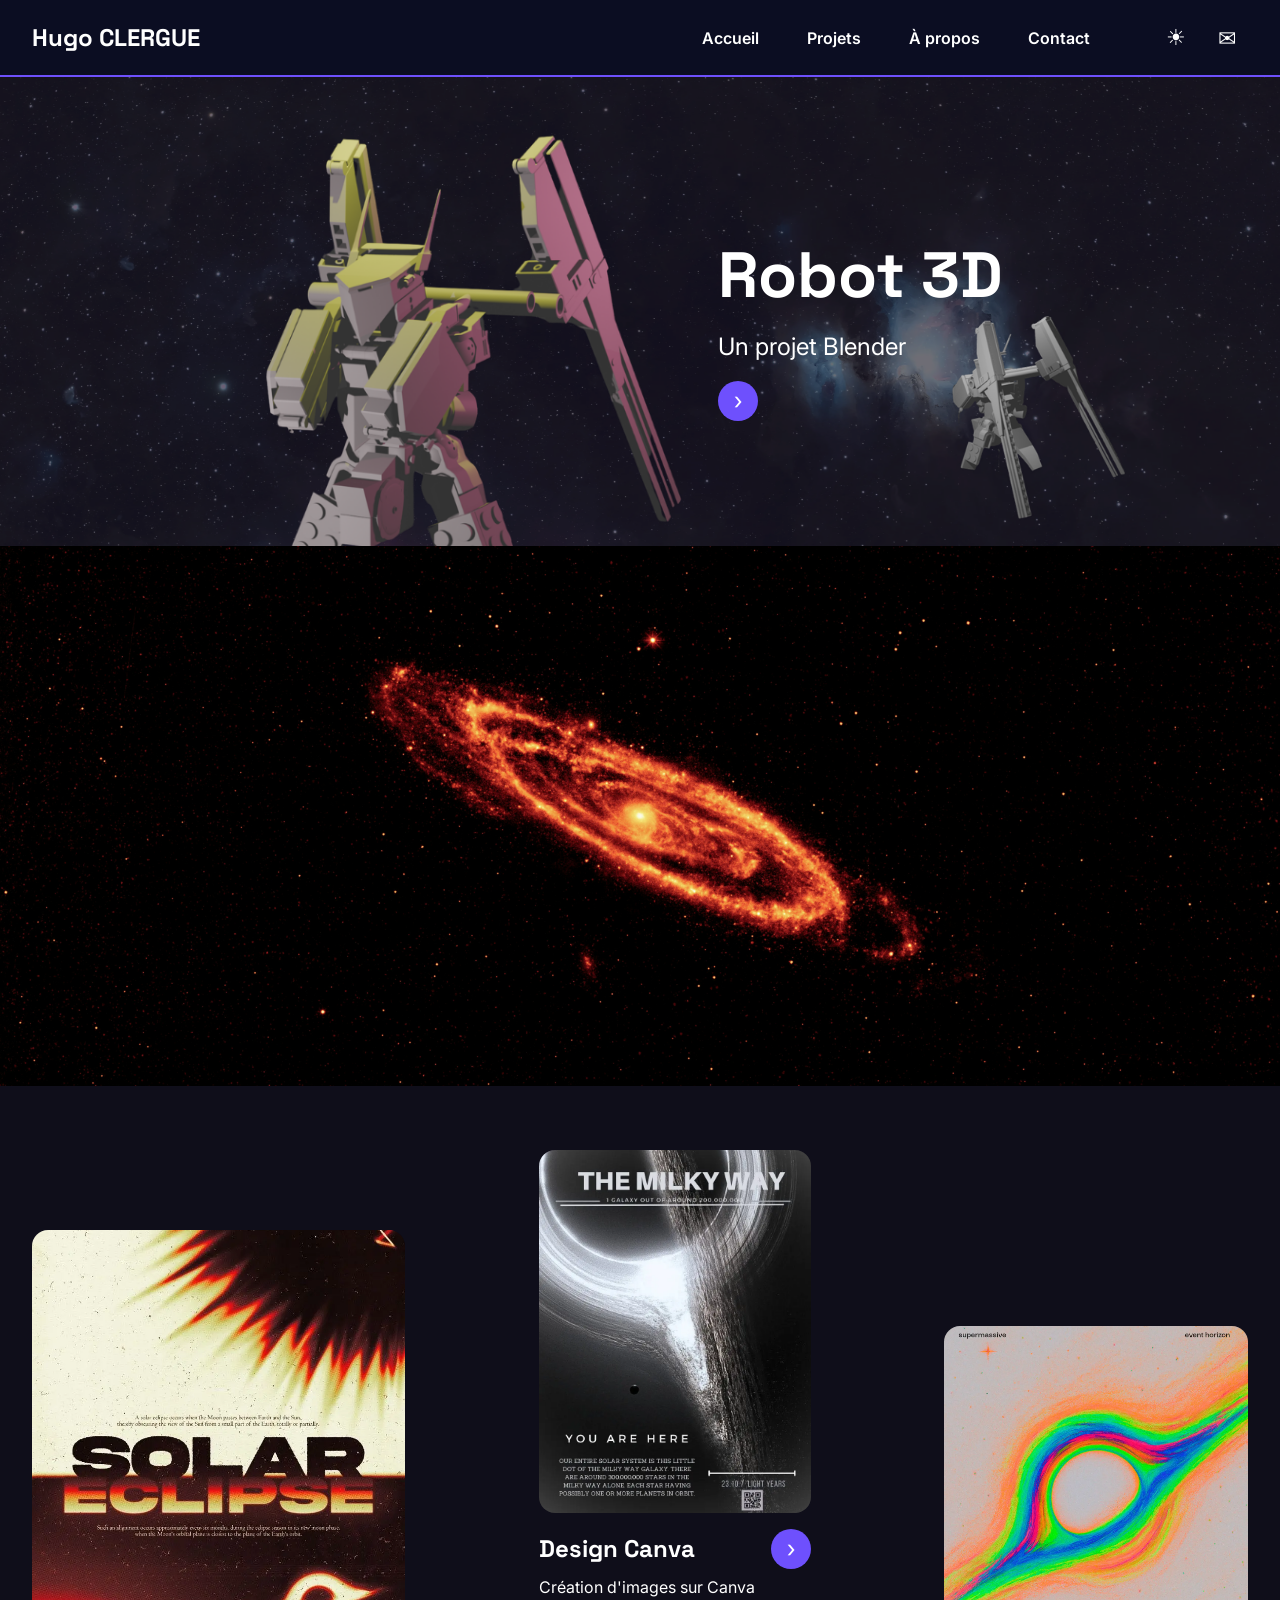
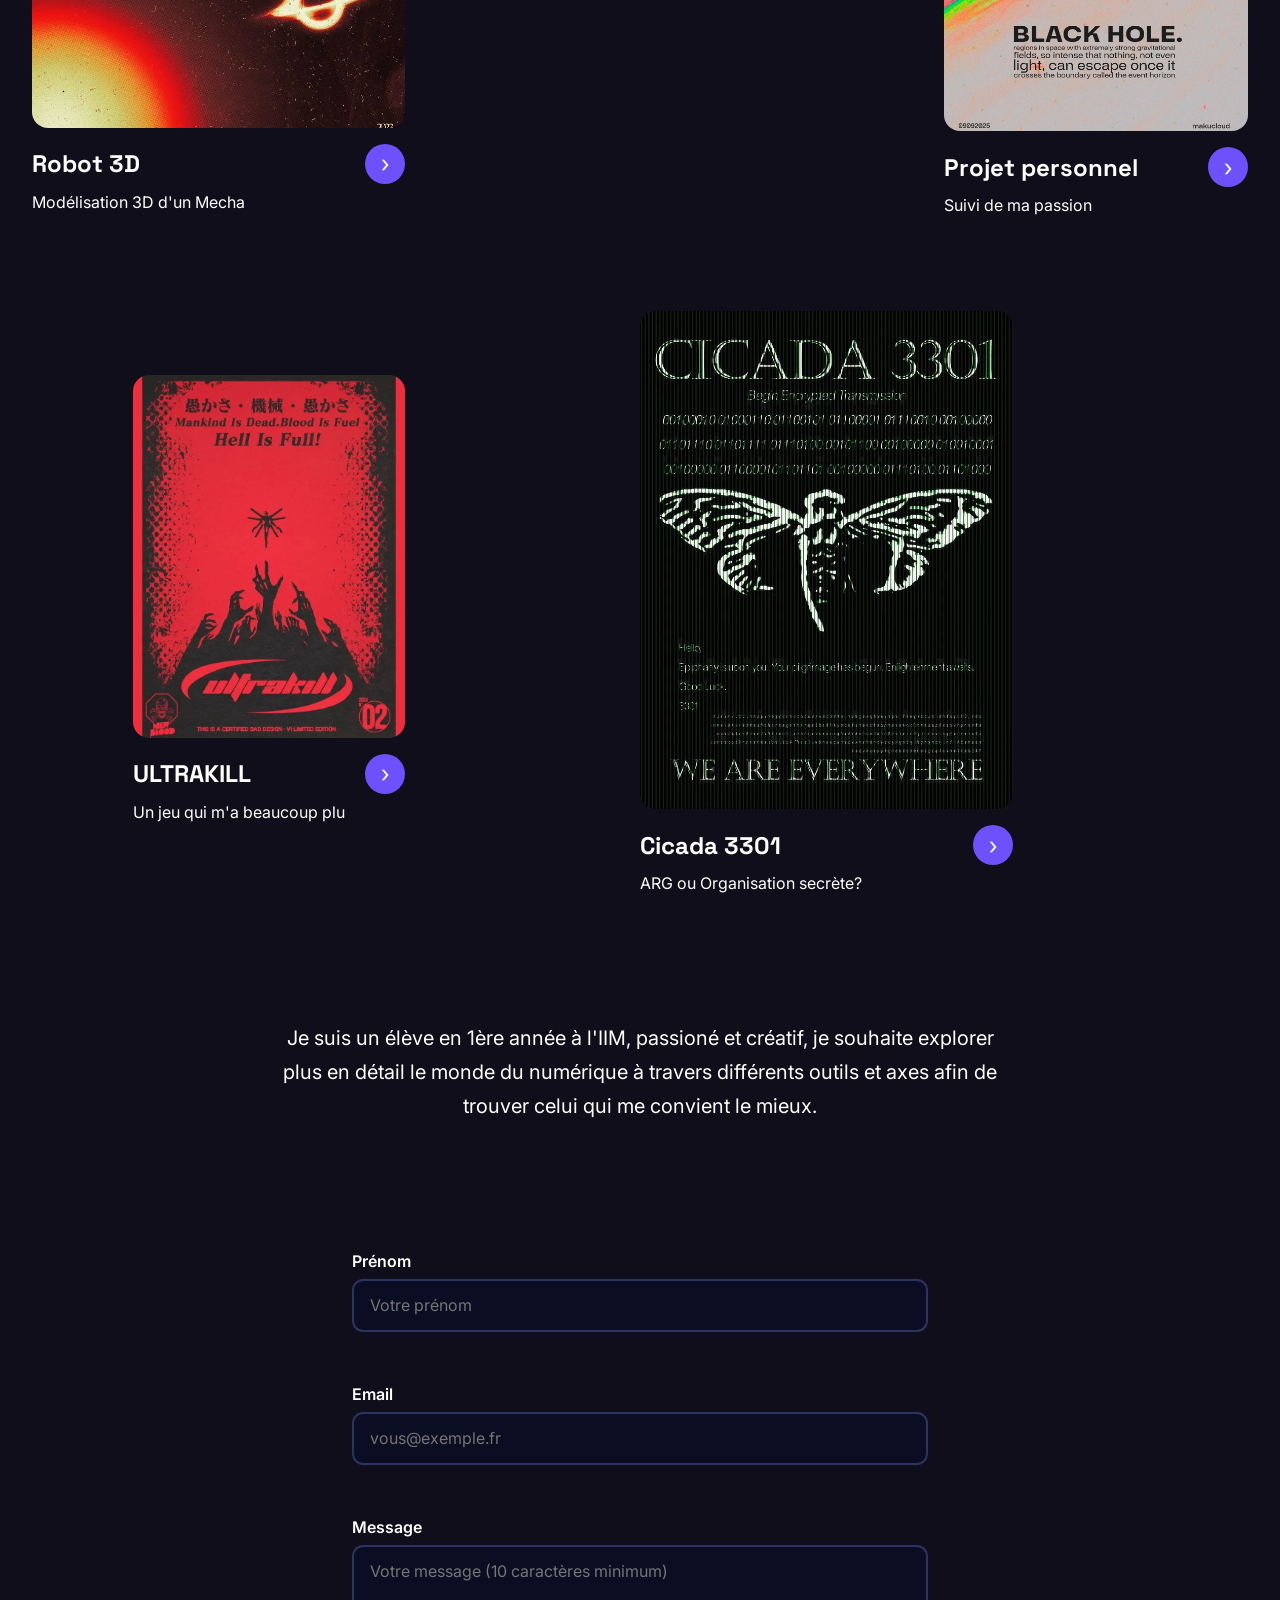
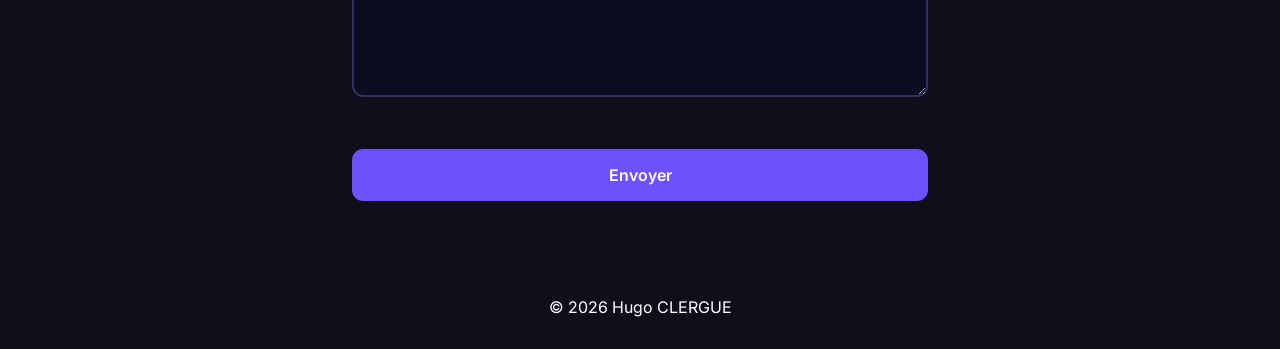
<file: index.html>
<!DOCTYPE html>
<html lang="fr">

<head>
    <meta charset="UTF-8">
    <meta name="viewport" content="width=device-width, initial-scale=1.0">

    <!-- Polices Google Fonts : Space Grotesk (titres) et Inter (textes). Ca permet un style sobre et moderne facilement.
         Les deux "preconnect" préparent la connexion pour charger plus vite. -->
    <link rel="preconnect" href="https://fonts.googleapis.com">
    <link rel="preconnect" href="https://fonts.gstatic.com" crossorigin>
    <link href="https://fonts.googleapis.com/css2?family=Inter:wght@400;600&family=Space+Grotesk:wght@500;700&display=swap" rel="stylesheet">

    <!-- Mon fichier de style (après les polices pour pouvoir les utiliser) -->
    <link rel="stylesheet" href="style.css">
    <title>Hugo CLERGUE - Portfolio</title>
</head>

<body>
    <!-- Tout votre HTML doit se trouver après cette ligne -->

    <!-- Barre de navigation : nom à gauche, liens au centre, icônes à droite -->   
    <nav class="navbar">
       <!-- Mon nom : lien qui ramène tout en haut de la page -->
       <a href="#accueil" class="logo">Hugo CLERGUE</a>

        <!-- Menu rapide : tous les liens partagent la classe "nav-link" -->
        <div class="nav-links">
            <a href="#accueil" class="nav-link">Accueil</a>
            <a href="#projets" class="nav-link">Projets</a>
            <a href="#a-propos" class="nav-link">À propos</a>
            <a href="#contact" class="nav-link">Contact</a>
        </div>

        <!-- Icônes à droite -->
        <div class="nav-icons">
            <!-- Bouton clair/sombre : le JavaScript le retrouvera grâce à son id -->
            <button class="icon-button" id="theme-toggle" aria-label="Changer de thème">☀</button>
            <!-- Lien vers le formulaire de contact -->
            <a href="#contact" class="icon-button" aria-label="Contact">✉</a>
        </div>
    </nav>

    <!-- Bandeau d'accueil (robot + titre + bouton) -->
        <!-- Bandeau d'accueil : image à gauche, texte à droite -->
    <header id="accueil" class="hero">
        <!-- Partie haute : robot à gauche, texte à droite. Le bas du robot sera coupé par la bannière hero -->
        <div class="hero-haut">
            <img src="images/Mecha/Mecha.png" alt="Maquette 3D de robot" class="hero-robot">
                        <!-- Petit robot décoratif -->
            <img src="images/Mecha/petit robot deco.png" alt="" class="hero-deco">

            <div class="hero-texte">
                <h1>Robot 3D</h1>
                <p>Un projet Blender</p>
                <a href="robot.html" class="round-button" aria-label="Voir le projet robot">›</a>
            </div>
        </div>

        <!-- Grande bannière en dessous -->
        <img src="images/Hero bannieres/banner 3.jpg" alt="" class="hero-banniere">
    </header>

    <main>
        <section id="projets">
            <h2 class="titre-cache">Projets</h2>

            <!-- Conteneur des cartes : le CSS les range en grille -->
            <div class="cards">

                <!-- Une carte = un article. Toute la carte est un lien vers la page du projet -->
                <article class="card">
                    <a href="robot.html" class="card-lien">
                        <!-- Le div autour de l'image sert à la rogner quand elle grossit au survol -->
                        <div class="card-image">
                            <img src="images/Cartes/card 1.webp" alt="Aperçu du projet robot">
                        </div>
                        <div class="card-info">
                            <h3>Robot 3D</h3>
                            <!-- span et non <a> : on ne peut pas mettre un lien dans un lien (j'ai essayé) -->
                            <span class="round-button">›</span>
                        </div>
                        <p>Modélisation 3D d'un Mecha</p>
                    </a>
                </article>

                <article class="card">
                    <a href="canva.html" class="card-lien">
                        <div class="card-image">
                            <img src="images/Cartes/card 2.webp" alt="Aperçu du projet Canva">
                        </div>
                        <div class="card-info">
                            <h3>Design Canva</h3>
                            <span class="round-button">›</span>
                        </div>
                        <p>Création d'images sur Canva</p>
                    </a>
                </article>

                <article class="card">
                    <a href="pc.html" class="card-lien">
                        <div class="card-image">
                            <img src="images/Cartes/card 3.webp" alt="Aperçu du projet personnel">
                        </div>
                        <div class="card-info">
                            <h3>Projet personnel</h3>
                            <span class="round-button">›</span>
                        </div>
                        <p>Suivi de ma passion</p>
                    </a>
                </article>

                <article class="card">
                    <a href="ultrakill.html" class="card-lien">
                        <div class="card-image">
                            <img src="images/Cartes/card 4.webp" alt="Aperçu du projet 4">
                        </div>
                        <div class="card-info">
                            <h3>ULTRAKILL</h3>
                            <span class="round-button">›</span>
                        </div>
                        <p>Un jeu qui m'a beaucoup plu</p>
                    </a>
                </article>

                <article class="card">
                    <a href="cicada.html" class="card-lien">
                        <div class="card-image">
                            <img src="images/Cartes/card 5.webp" alt="Aperçu du projet 5">
                        </div>
                        <div class="card-info">
                            <h3>Cicada 3301</h3>
                            <span class="round-button">›</span>
                        </div>
                        <p>ARG ou Organisation secrète?</p>
                    </a>
                </article>

            </div>
        </section>
    
            <!-- Section À propos (titre invisible) -->
        <section id="a-propos">
            <h2 class="titre-cache">À propos</h2>
            <p class="a-propos-texte">
                Je suis un élève en 1ère année à l'IIM, passioné et créatif, je souhaite explorer plus en détail le monde du numérique à travers différents outils et axes afin de trouver celui qui me convient le mieux.
            </p>
        </section>

        <!-- Section Contact : formulaire -->
        <section id="contact">
            <h2 class="titre-cache">Contact</h2>

            <!-- novalidate : désactive les bulles d'erreur du navigateur, car c'est notre JavaScript qui vérifiera -->
            <form id="formulaire-contact" class="formulaire" novalidate>

                <!-- Un champ = un label + un input + un espace pour le message d'erreur -->
                <div class="champ">
                    <!-- for="prenom" relie le label à l'input qui a id="prenom" : cliquer sur le label active le champ -->
                    <label for="prenom">Prénom</label>
                    <input type="text" id="prenom" name="prenom" placeholder="Votre prénom">
                    <span class="erreur" id="erreur-prenom"></span>
                </div>

                <div class="champ">
                    <label for="email">Email</label>
                    <!-- type="email" : le téléphone affiche un clavier adapté (avec @) -->
                    <input type="email" id="email" name="email" placeholder="vous@exemple.fr">
                    <span class="erreur" id="erreur-email"></span>
                </div>

                <div class="champ">
                    <label for="message">Message</label>
                    <textarea id="message" name="message" rows="6" placeholder="Votre message (10 caractères minimum)"></textarea>
                    <span class="erreur" id="erreur-message"></span>
                </div>

                <button type="submit" class="bouton-envoyer">Envoyer</button>

                <!-- hidden : invisible tant que le JavaScript ne l'affiche pas -->
                <p class="succes" id="message-succes" hidden>Merci ! Votre message a bien été envoyé.</p>
            </form>
        </section>

    </main>

    <footer>
        <p>© 2026 Hugo CLERGUE</p>
    </footer>

    <!-- Ne rien écrire ni modifier en dessous de cette ligne -->
    <script src="javascript.js"></script>
</body>
</html>
</file>
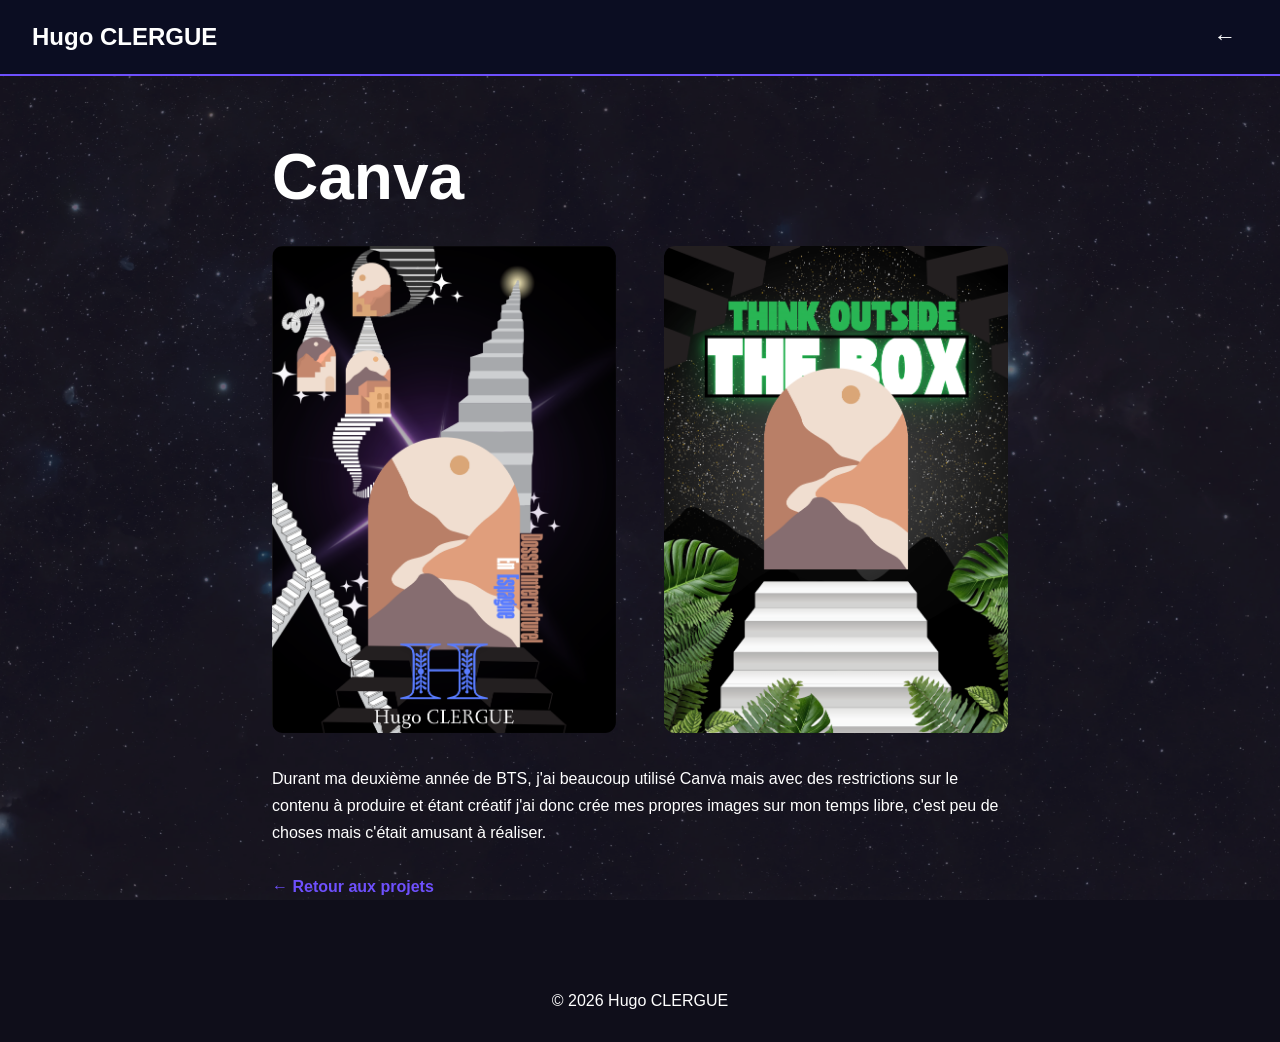
<file: canva.html>
<head>
    <link rel="stylesheet" href="style.css">
</head>


<body>
    <!-- Tout votre HTML doit se trouver après cette ligne -->

    <nav class="navbar">
        <a href="index.html" class="logo">Hugo CLERGUE</a>
        <div class="nav-icons">
            <!-- index.html#projets : ouvre l'accueil directement sur la section projets -->
            <a href="index.html#projets" class="icon-button" aria-label="Retour aux projets">←</a>
        </div>
    </nav>

    <main>
        <section class="projet">
            <h1>Canva</h1>
            <div class="projet-image2">
                <img src="images/Pages html/canva1.png" alt="Réalisations sur Canva">
                <img src="images/Pages html/canva2.png" alt="Réalisations sur Canva">
            </div>
                <p>Durant ma deuxième année de BTS, j'ai beaucoup utilisé Canva mais avec des restrictions sur le contenu à produire et étant créatif j'ai donc crée mes propres images sur mon temps libre, c'est peu de choses mais c'était amusant à réaliser.</p>
            <a href="index.html#projets" class="lien-retour">← Retour aux projets</a>
        </section>
    </main>

    <footer>
        <p>© 2026 Hugo CLERGUE</p>
    </footer>

    <!-- Ne rien écrire ni modifier en dessous de cette ligne -->
</body>
</html>
</file>
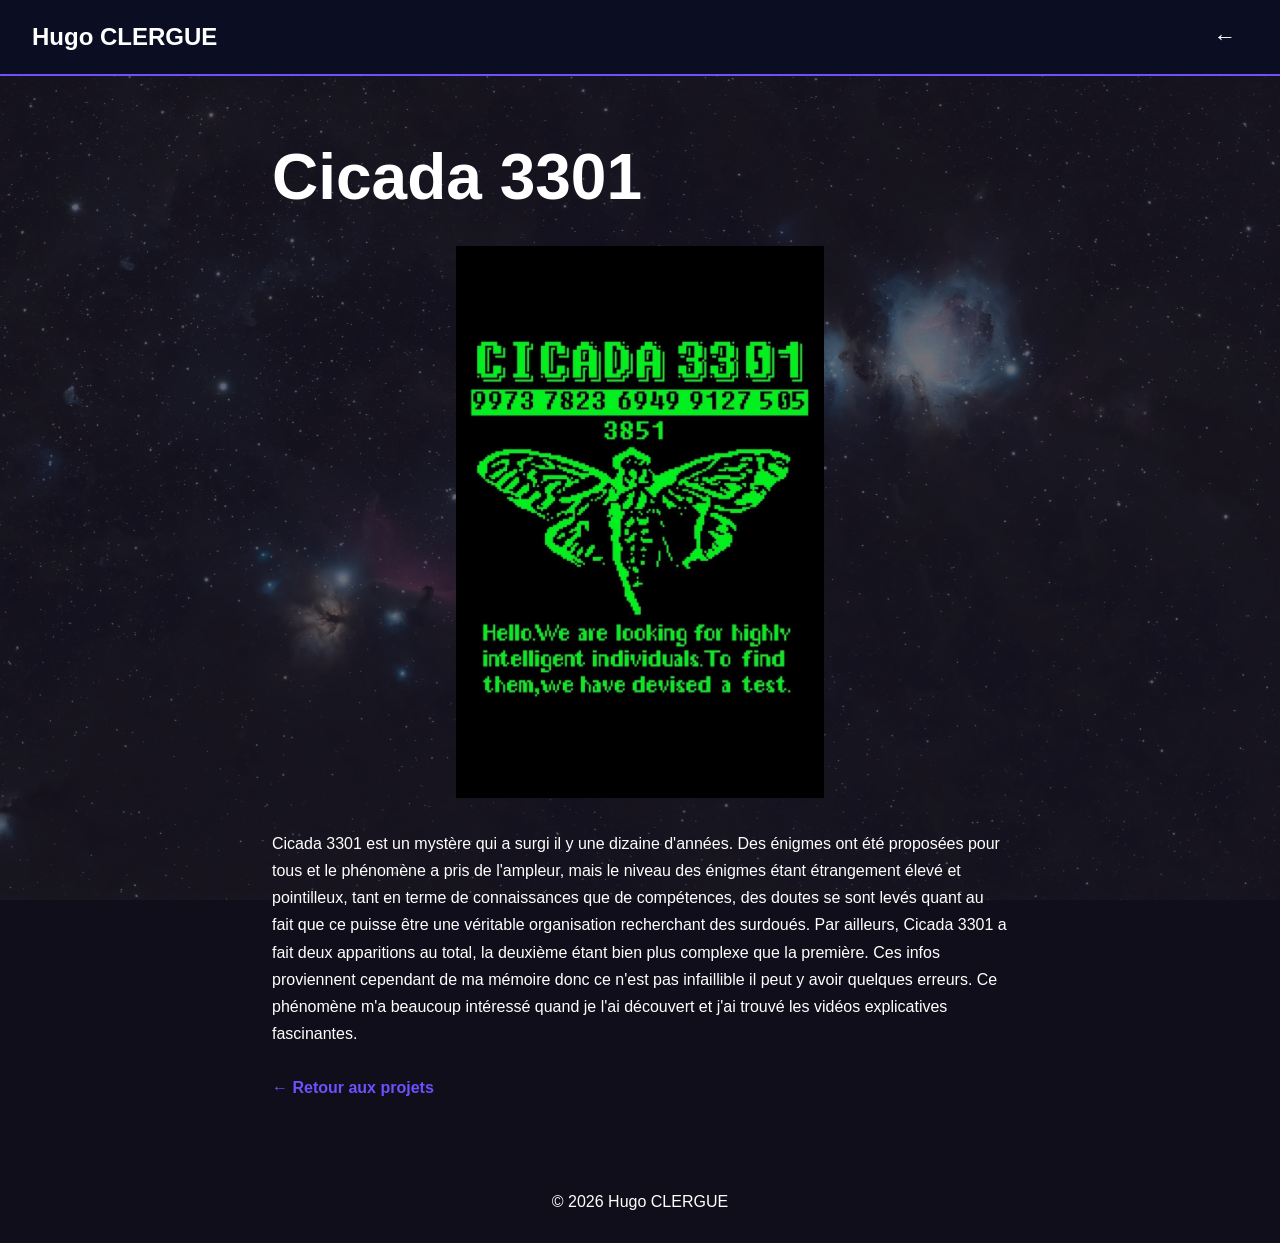
<file: cicada.html>
<head>
    <link rel="stylesheet" href="style.css">
</head>


<body>
    <!-- Tout votre HTML doit se trouver après cette ligne -->

    <nav class="navbar">
        <a href="index.html" class="logo">Hugo CLERGUE</a>
        <div class="nav-icons">
            <!-- index.html#projets : ouvre l'accueil directement sur la section projets -->
            <a href="index.html#projets" class="icon-button" aria-label="Retour aux projets">←</a>
        </div>
    </nav>

    <main>
        <section class="projet">
            <h1>Cicada 3301</h1>
            <img src="images/Pages html/cicadaimg.jpg" alt="ARG ou Organisation secrète" class="projet-image3">
            <p>Cicada 3301 est un mystère qui a surgi il y une dizaine d'années. Des énigmes ont été proposées pour tous et le phénomène a pris de l'ampleur, mais le niveau des énigmes étant étrangement élevé et pointilleux, tant en terme de connaissances que de compétences, des doutes se sont levés quant au fait que ce puisse être une véritable organisation recherchant des surdoués. Par ailleurs, Cicada 3301 a fait deux apparitions au total, la deuxième étant bien plus complexe que la première. Ces infos proviennent cependant de ma mémoire donc ce n'est pas infaillible il peut y avoir quelques erreurs. Ce phénomène m'a beaucoup intéressé quand je l'ai découvert et j'ai trouvé les vidéos explicatives fascinantes.</p>
            <a href="index.html#projets" class="lien-retour">← Retour aux projets</a>
        </section>
    </main>

    <footer>
        <p>© 2026 Hugo CLERGUE</p>
    </footer>

    <!-- Ne rien écrire ni modifier en dessous de cette ligne -->
</body>
</html>
</file>
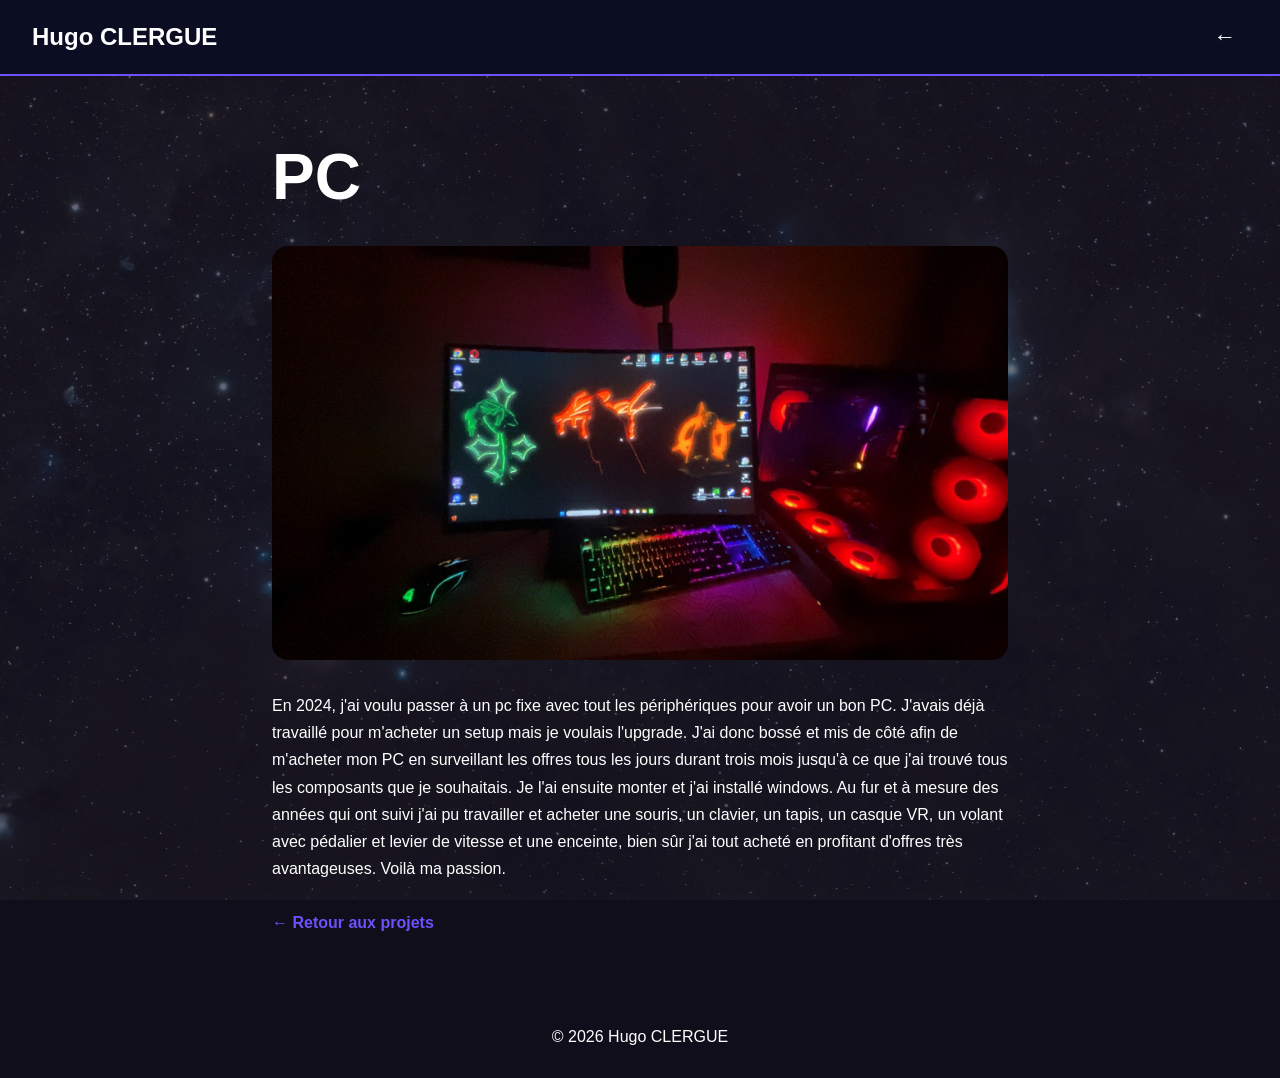
<file: pc.html>
<head>
    <link rel="stylesheet" href="style.css">
</head>


<body>
    <!-- Tout votre HTML doit se trouver après cette ligne -->

    <nav class="navbar">
        <a href="index.html" class="logo">Hugo CLERGUE</a>
        <div class="nav-icons">
            <!-- index.html#projets : ouvre l'accueil directement sur la section projets -->
            <a href="index.html#projets" class="icon-button" aria-label="Retour aux projets">←</a>
        </div>
    </nav>

    <main>
        <section class="projet">
            <h1>PC</h1>
            <img src="images/Pages html/pcimg.jpg" alt="Économies, prospection et montage" class="projet-image">
            <p>En 2024, j'ai voulu passer à un pc fixe avec tout les périphériques pour avoir un bon PC. J'avais déjà travaillé pour m'acheter un setup mais je voulais l'upgrade. J'ai donc bossé et mis de côté afin de m'acheter mon PC en surveillant les offres tous les jours durant trois mois jusqu'à ce que j'ai trouvé tous les composants que je souhaitais. Je l'ai ensuite monter et j'ai installé windows. Au fur et à mesure des années qui ont suivi j'ai pu travailler et acheter une souris, un clavier, un tapis, un casque VR, un volant avec pédalier et levier de vitesse et une enceinte, bien sûr j'ai tout acheté en profitant d'offres très avantageuses. Voilà ma passion.</p>
            <a href="index.html#projets" class="lien-retour">← Retour aux projets</a>
        </section>
    </main>

    <footer>
        <p>© 2026 Hugo CLERGUE</p>
    </footer>

    <!-- Ne rien écrire ni modifier en dessous de cette ligne -->
</body>
</html>
</file>
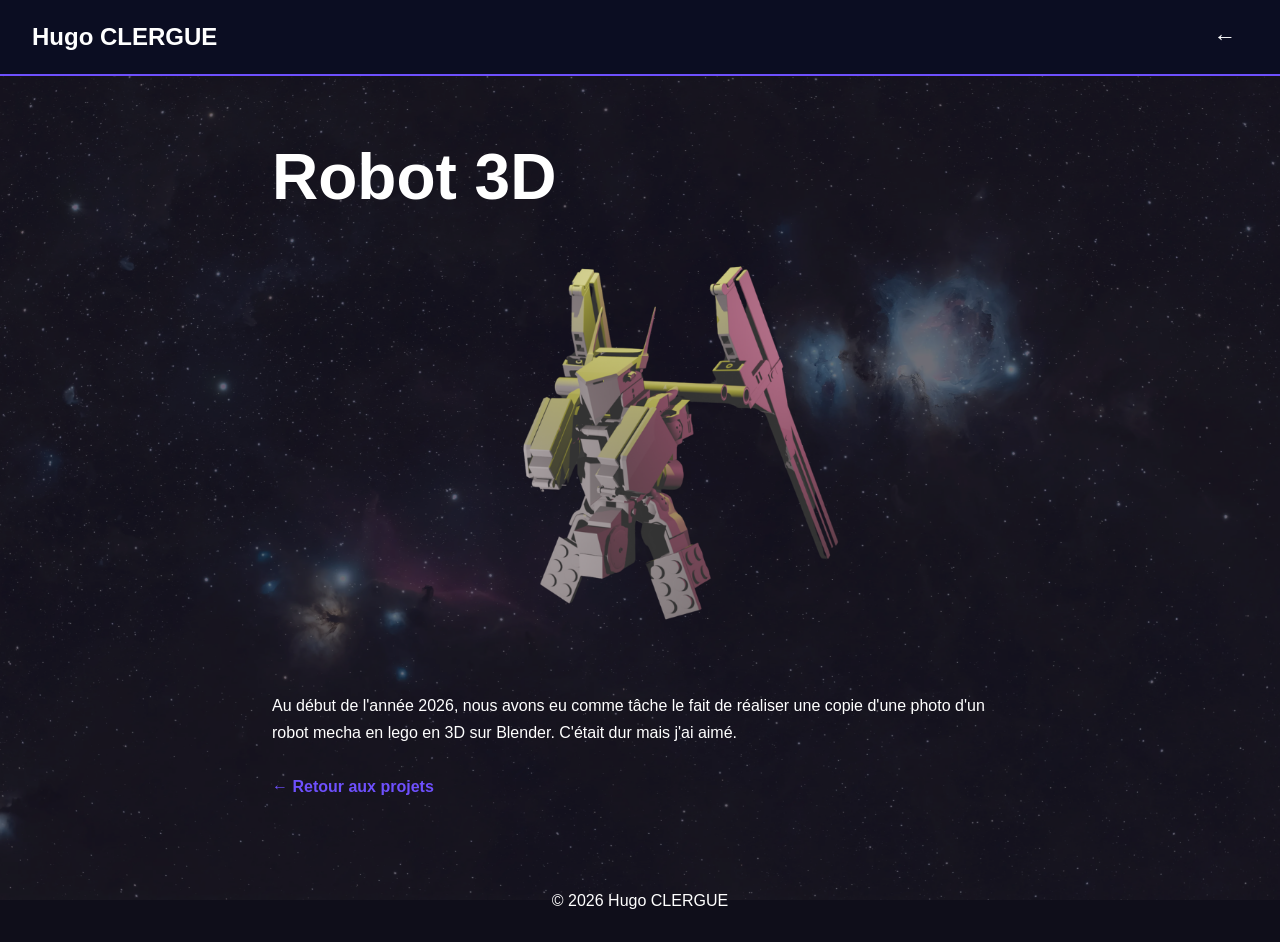
<file: robot.html>
<head>
    <link rel="stylesheet" href="style.css">
</head>


<body>
    <!-- Tout votre HTML doit se trouver après cette ligne -->

    <nav class="navbar">
        <a href="index.html" class="logo">Hugo CLERGUE</a>
        <div class="nav-icons">
            <!-- index.html#projets : ouvre l'accueil directement sur la section projets -->
            <a href="index.html#projets" class="icon-button" aria-label="Retour aux projets">←</a>
        </div>
    </nav>

    <main>
        <section class="projet">
            <h1>Robot 3D</h1>
            <img src="images/Mecha/Mecha.png" alt="Maquette 3D de robot" class="projet-image">
            <p>Au début de l'année 2026, nous avons eu comme tâche le fait de réaliser une copie d'une photo d'un robot mecha en lego en 3D sur Blender. C'était dur mais j'ai aimé.</p>
            <a href="index.html#projets" class="lien-retour">← Retour aux projets</a>
        </section>
    </main>

    <footer>
        <p>© 2026 Hugo CLERGUE</p>
    </footer>

    <!-- Ne rien écrire ni modifier en dessous de cette ligne -->
</body>
</html>
</file>
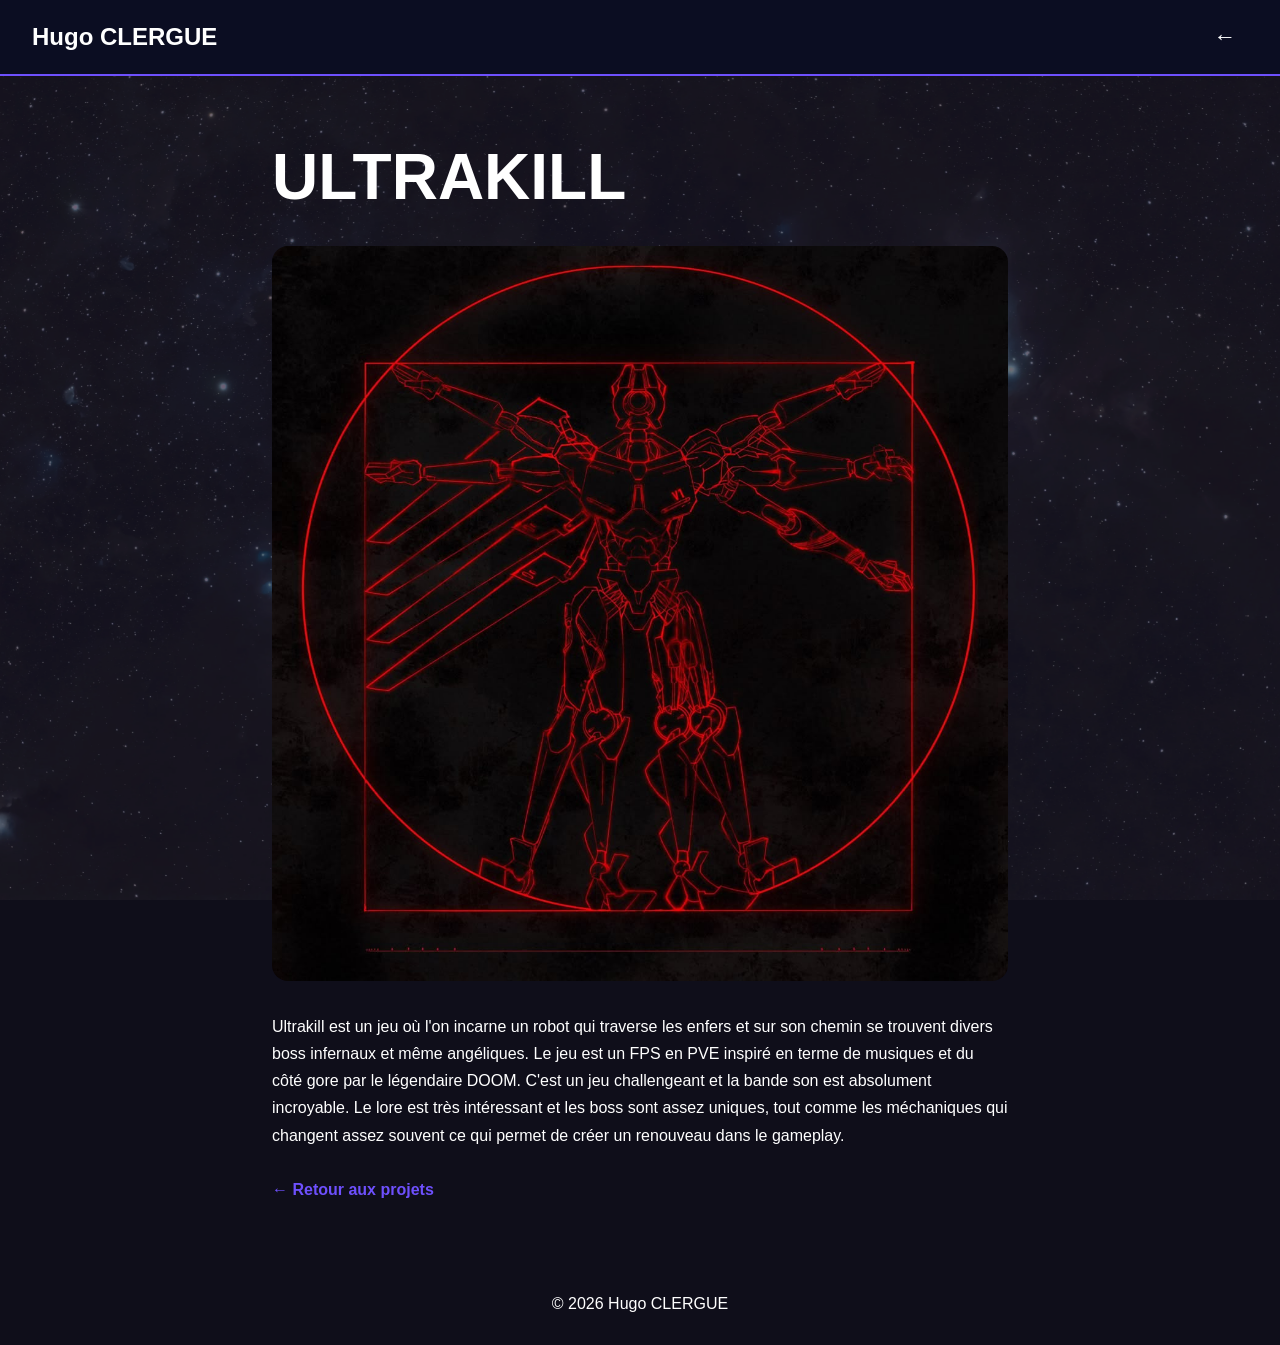
<file: ultrakill.html>
<head>
    <link rel="stylesheet" href="style.css">
</head>


<body>
    <!-- Tout votre HTML doit se trouver après cette ligne -->

    <nav class="navbar">
        <a href="index.html" class="logo">Hugo CLERGUE</a>
        <div class="nav-icons">
            <!-- index.html#projets : ouvre l'accueil directement sur la section projets -->
            <a href="index.html#projets" class="icon-button" aria-label="Retour aux projets">←</a>
        </div>
    </nav>

    <main>
        <section class="projet">
            <h1>ULTRAKILL</h1>
            <img src="images/Pages html/ultrakillimg.jpg" alt="Découvrez un jeu d'action rapide en FPS" class="projet-image">
            <p>Ultrakill est un jeu où l'on incarne un robot qui traverse les enfers et sur son chemin se trouvent divers boss infernaux et même angéliques. Le jeu est un FPS en PVE inspiré en terme de musiques et du côté gore par le légendaire DOOM. C'est un jeu challengeant et la bande son est absolument incroyable. Le lore est très intéressant et les boss sont assez uniques, tout comme les méchaniques qui changent assez souvent ce qui permet de créer un renouveau dans le gameplay.</p>
            <a href="index.html#projets" class="lien-retour">← Retour aux projets</a>
        </section>
    </main>

    <footer>
        <p>© 2026 Hugo CLERGUE</p>
    </footer>

    <!-- Ne rien écrire ni modifier en dessous de cette ligne -->
</body>
</html>
</file>
<file: style.css>
/* Global reset basique : */
/* Pour garantir une apparence homogène entre différents navigateurs */
* {
    box-sizing: border-box;
    margin: 0;
    padding: 0;
}

/* Tout votre code CSS doit se trouver en dessous de cette ligne */
/* ===== 1. Variables ===== */
/* root me permet d'appliquer ces variables à toute la page, je les utilise en les appelant avec var(...) */
:root {
    --fond: #0F0E1A;              /* fond de la page */
    --fond-nav: #0B0D22;          /* fond de la navbar */
    --texte: #FFFFFF;             /* couleur du texte */
    --violet: #6E50FD;            /* couleur d'accent (boutons, bordures) */
    --survol: #2E3263;            /* fond d'un élément survolé */
    --police-titres: "Space Grotesk", sans-serif;
    --police-texte: "Inter", sans-serif;
    --fond-image: url("images/Fond/background.webp");   /* image du thème sombre */
    --fond-melange: screen;                    /* le noir de l'image disparaît */
    --fond-opacite: 0.4;
}


/* Thème clair : on redéfinit seulement les variables qui changent, donc les couleurs afin de garder la lisibilité 
   [data-theme="light"] s'applique si la balise <html> a l'attribut data-theme="light" */
[data-theme="light"] {
    --fond: #F5F5FA;
    --fond-nav: #FFFFFF;
    --texte: #0F0E1A;
    --survol: #E3E0FF;
    --fond-image: url("images/Fond/fond-clair.webp");  
    --fond-melange: multiply;                     /* le blanc de l'image disparaît */
    --fond-opacite: 0.4;    
}

/* ===== 2. Style général ===== */
html {
    scroll-behavior: smooth;      /* défilement fluide quand on clique sur une ancre de la navbar */
}

body {
    background-color: var(--fond);
    color: var(--texte);
    font-family: var(--police-texte);
}

/* Tous les titres et le logo partagent la même police */
h1, h2, h3, .logo {
    font-family: var(--police-titres);
}

/* Évite que la navbar fixe cache le haut d'une section après un clic sur une ancre */
header, section {
    scroll-margin-top: 5rem;
}

/* ===== 3. Navbar ===== */
.navbar {
    position: sticky;             /* Reste collée en haut quand on défile */
    top: 0;                       /* collée à 0 de distance du haut */
    z-index: 100;                 /* passe au-dessus du reste du contenu */
    display: flex;                /* range les enfants (logo, liens, icônes) en ligne */
    justify-content: space-between; /* un à gauche, un au centre, un à droite */
    align-items: center;          /* centre verticalement */
    padding: 1rem 2rem;
    background-color: var(--fond-nav);
    border-bottom: 2px solid var(--violet);
    transition: transform 0.3s;   /* disparition de la navbar progressive */
}

/* tous les liens et boutons de la navbar : même couleur, pas de soulignement */
.navbar a,
.icon-button {
    color: var(--texte);
    text-decoration: none;
}

.logo {
    font-size: 1.5rem;
    font-weight: 700;
}

.nav-links {
    display: flex;
    gap: 1rem;                    /* espace entre les liens */
    margin-left: auto;
    margin-right: 3rem;
}

/* Tous les liens du menu : une seule classe pour tout modifier d'un coup */
.nav-link {
    padding: 0.5rem 1rem;
    border-radius: 0.5rem;
    font-weight: 600;
    transition: background-color 0.6s;   /* changement de fond progressif */
}

.nav-link:hover {
    background-color: var(--survol);
}

.nav-icons {
    display: flex;
    gap: 0.5rem;
}

.icon-button {
    background: none;                   /* retire le gris par défaut du bouton html */
    border: none;
    font-size: 1.4rem;
    padding: 0.5rem 0.75rem;
    border-radius: 0.5rem;
    cursor: pointer;                    /* la main apparaît au survol */
    transition: background-color 0.2s;  /* temps d'apparition de l'encadré de sélection lors du hover */
}

.icon-button:hover {
    background-color: var(--survol);
}

/* ===== Titres invisibles ===== */
/* Le titre reste dans la page mais ne s'affiche pas, on n'utilise pas le display:none car cela supprimerait les lecteurs d'écrans, ainsi on réduit les titres à 1pixel et on les coupe */
.titre-cache {
    position: absolute;
    width: 1px;
    height: 1px;
    overflow: hidden;
    clip-path: inset(50%);        /* découpe tout le contenu : plus rien n'est visible */
    white-space: nowrap;
}

/* ===== FOND GALAXIE SUR TOUTE LA PAGE ===== */
/* La couleur de fond reste celle du body (var(--fond)) : lisibilité garantie.
   Par-dessus, une image fixe qui occupe tout l'écran. */
body::before {
    content: "";                  /* obligatoire pour qu'un pseudo-élément existe */
    position: fixed;              /* reste en place pendant le défilement */
    inset: 0;                     /* top, right, bottom, left = 0 : remplit tout l'écran */
    z-index: -1;                  /* derrière tout le contenu */
    background-image: var(--fond-image);     /* variable, plus de url() en dur */
    background-size: cover;
    background-position: center;
    background-repeat: no-repeat;
    opacity: var(--fond-opacite);            /* variable */
    mix-blend-mode: var(--fond-melange);     /* variable */
    pointer-events: none;
}

/* ===== 4. Mise en page des sections ===== */
/* Les sections ont une largeur maximale et sont centrées */
section {
    max-width: 90rem;
    margin: auto;               /* auto à gauche et à droite = centré */
    padding: 4rem 2rem;
}

h2 {
    font-size: 2rem;
    margin-bottom: 2rem;        
}

/* ===== 5. Bouton rond (utilisé dans le bandeau et les cartes) ===== */
.round-button {
    display: inline-flex;
    justify-content: center;
    align-items: center;
    width: 2.5rem;
    height: 2.5rem;
    border-radius: 50%;         /* 50% pour arrondir un carré */
    background-color: var(--violet);
    color: white;
    text-decoration: none;
    font-size: 1.5rem;
    transition: background-color 0.2s, color 0.2s;
}

/* ===== 6. Bandeau d'accueil ===== */
.hero {
    --hauteur-banniere: 60vh;     /* hauteur de la bannière */
    --part-visible: 0.65;         /* part de la bannière visible à l'arrivée */
}

.hero-haut {
    position: relative;           /* repère pour le petit robot (position: absolute) */
    display: flex;
    justify-content: center;
    align-items: flex-start;
    gap: 1.5rem;                  /* espace robot-texte : plus petit = plus rapproché */
    max-width: 80rem;
    margin: auto;
    padding: 2rem 2rem 0;
    height: calc(100vh - 5rem - var(--hauteur-banniere) * var(--part-visible));
    overflow: hidden;
}

/* La boîte du robot a une largeur fixe afin le texte ne soit plus repoussé */
.hero-robot {
    width: 40rem;                 /* largeur de la boîte */
    max-width: 45%;               /* jamais plus de 45 % de la largeur du bandeau */
    height: 125%;                 /* plus haut que le bloc : le bas est coupé */
    object-fit: cover;            /* l'image remplit la boîte et rogne ce qui dépasse */
    object-position: center top;  /* en rognant, on garde le centre horizontal et le haut */
    flex-shrink: 0;
}

.hero-texte {
    flex: 0 1 26rem;              /*0 indique qu'il ne grandit pas /1 indique qu'il peut rétrécir / largeur de départ 26rem */
    align-self: center;
}

.hero-texte h1 {
    font-size: clamp(2.5rem, 6vw, 4rem);
    margin-bottom: 1rem;
}

.hero-texte p {
    font-size: 1.5rem;
    margin-bottom: 1.2rem;
}

/* Petit robot décoratif, placé à droite du texte */
.hero-deco {
    position: absolute;           /* sorti du flux, placé par rapport à .hero-haut */
    right: 9rem;
    top: 50%;
    height: 45%;
    pointer-events: none;
}

/* Grande bannière sous le bloc haut */
.hero-banniere {
    display: block;
    width: 100%;
    height: var(--hauteur-banniere);
    object-fit: cover;
    border-radius: 0rem 0rem 0 0;
}

/* ===== 7. Cartes de projets ===== */
/* Grille : autant de colonnes que possible, chacune d'au moins 16rem.
   1fr = la place restante est répartie à parts égales entre les colonnes ça permet de créer du parallélisme */
/* Grille de 12 colonnes : chaque carte en occupe un nombre différent car elles ne sont pas à la même taille, on crée donc une grande grille dans laquelle on réparti nos cartes */
.cards {
    display: grid;
    grid-template-columns: repeat(12, 1fr);
    column-gap: 2rem;
    row-gap: 6rem;
    align-items: start;           /* chaque carte garde sa hauteur, alignée en haut sinon elles s'alignent toutes entre elles à cause de la grille */
}

/* Ici on réparti les cartes sur notre grille afin de leur donner la taille souhaitée, on leur applique des cases en les appelant avec nth-child(numéro de la carte) */
/* Ligne 1 : les colonnes 6 et 9 restent vides, ce qui espace les cartes */
.card:nth-child(1) { grid-column: 1 / 5;   margin-top: 5rem; }   /* colonnes 1 à 5 */
.card:nth-child(2) { grid-column: 6 / 9; }                       /* colonnes 6 et 9 */
.card:nth-child(3) { grid-column: 10 / 14; margin-top: 11rem; }   /* colonnes 10 à 14 */

/* Ligne 2 */
.card:nth-child(4) { grid-column: 2 / 5;   margin-top: 4rem; }  /* colonnes 3 à 5, décalée vers le bas */
.card:nth-child(5) { grid-column: 7 / 11; }                      /* colonnes 7 à 10 (la grande) */

.card-lien {
    display: block;             /* le lien occupe toute la carte pour pouvoir cliquer dessus */
    color: var(--texte);        /* on applique la variable de couleur qui vient des styles en haut */
    text-decoration: none;
}

.card-image {
    aspect-ratio: 3 / 4;        /* format portrait pour toutes les images */
    background-color: var(--survol);  /* couleur visible si l'image est absente */
    border-radius: 1rem;
    overflow: hidden;           /* ce qui dépasse du cadre est caché ça évite les dépassements */
    margin-bottom: 1rem;
}

.card-image img {
    width: 100%;
    height: 100%;
    object-fit: cover;          /* remplit le cadre en rognant, sans déformer l'image ce qui rend très moche */
    transition: transform 0.4s;
}

.card-info {
    display: flex;
    justify-content: space-between;  /* titre à gauche, bouton à droite */
    align-items: center;
    margin-bottom: 0.5rem;
}

.card-info h3 {
    font-size: 1.5rem;
}

/* Effets au survol de la carte, animation de 0.3secondes */
.card {
     transition: transform 0.3s, opacity 0.6s;
}

.card:hover {
    transform: translateY(-0.5rem);   /* la carte monte un peu au hover, ça se combine à la transformation */
}

.card:hover .card-image img {
    transform: scale(1.08);           /* l'image grossit de 8 % au hover pour suivre l'animation sinon c'est moche */
}

/* Quand on survole la carte, le bouton change : fond jaune, flèche violette */
.card:hover .round-button {
    background-color: rgb(255, 235, 53);
    color: var(--violet);
}

/* ===== 8. A propos ===== */
.a-propos-texte {
    max-width: 45rem;
    margin: auto;
    font-size: 1.25rem;
    line-height: 1.7;             /* hauteur de ligne : texte plus aéré */
    text-align: center;
}

/* ===== 9. Formulaire ===== */
.formulaire {
    max-width: 36rem;
    margin: auto;
    display: flex;
    flex-direction: column;       /* les champs s'empilent */
    gap: 1.5rem;
}

.champ {
    display: flex;
    flex-direction: column;
    gap: 0.5rem;
}

.champ label {
    font-weight: 600;
}

.champ input,
.champ textarea {
    padding: 0.9rem 1rem;
    font-family: var(--police-texte);   /* les champs n'héritent pas de la police par défaut */
    font-size: 1rem;
    color: var(--texte);
    background-color: var(--fond-nav);
    border: 2px solid var(--survol);
    border-radius: 0.7rem;
    transition: border-color 0.2s;
}

/* :focus = le champ est sélectionné (on clique dedans) */
.champ input:focus,
.champ textarea:focus {
    outline: none;                /* retire le contour bleu par défaut, remplacé par la bordure violette */
    border-color: var(--violet);
}

.champ textarea {
    resize: vertical;             /* on ne peut agrandir que vers le bas */
}

/* Cette classe sera ajoutée par le JavaScript sur un champ invalide */
.champ.invalide input,
.champ.invalide textarea {
    border-color: #FF5C7A;
}

.erreur {
    min-height: 1.25rem;          /* réserve la place : la page ne saute pas quand le message apparaît */
    color: #FF5C7A;
    font-size: 0.9rem;
}

.bouton-envoyer {
    padding: 1rem 2rem;
    background-color: var(--violet);
    color: white;
    border: none;
    border-radius: 0.7rem;
    font-family: var(--police-texte);
    font-size: 1rem;
    font-weight: 600;
    cursor: pointer;
    transition: transform 0.2s;
}

.bouton-envoyer:hover {
    transform: translateY(-2px);
}

.succes {
    color: #4ADE80;
    font-weight: 600;
    text-align: center;
}

/* ===== 10. Effets JavaScript ===== */
/* Navbar qui sort de l'écran quand on descend */
.navbar-cachee {
    transform: translateY(-100%); /* -100 % de sa propre hauteur : elle monte hors de l'écran */
}

/* Carte avant son apparition : invisible et décalée vers le bas, effet d'apparition à l'écran */
.card.cachee {
    opacity: 0;
    transform: translateY(2rem);
}

/* ==== 11. Footer ==== */
footer {
    text-align: center;
    padding: 2rem;
}

/* ===== 12. Pages projets ===== */
.projet {
    max-width: 50rem;             /* plus étroit que les sections de l'accueil */
}

.projet h1 {
    font-size: clamp(2.5rem, 6vw, 4rem);
    margin-bottom: 2rem;
}

.projet-image {
    width: 100%;
    border-radius: 1rem;
    margin-bottom: 2rem;
}

/* Pour afficher d'autres formats d'images avec d'autres réglages */
.projet-image2 {
    display: grid;
    grid-template-columns: repeat(2, 1fr);
    column-gap: 3rem;
    align-items: center;
    width: 100%;
    margin-bottom: 2rem;
}

/* Permet d'appliquer une taille à l'image .projet-image2 car la width de cette variable resize la box contenant l'image */
.projet-image2 img {
    width: 100%;
    border-radius: 0.7rem;
}

.projet-image3 {
    width: 50%;
    display: block;   /* l'image devient un bloc, sinon margin auto ne marche pas */
    margin: 0 auto;   /* marges haut/bas à 0, gauche/droite automatiques = centré */
    margin-bottom: 2rem;
}

.projet p {
    line-height: 1.7;
    margin-bottom: 2rem;
}

.lien-retour {
    color: var(--violet);
    text-decoration: none;
    font-weight: 600;
}

/* ===== 13. Responsive (écrans de 768px de large ou moins) ===== */
@media (max-width: 768px) {
    .navbar {
        flex-wrap: wrap;
        padding: 0.75rem 1rem;
    }

    .nav-links {
        order: 3;
        width: 100%;
        justify-content: center;
        margin-top: 0.5rem;
    }

    .hero {
        --hauteur-banniere: 40vh;
    }

    .hero-haut {
        height: auto;
        flex-direction: column;
        align-items: center;
        text-align: center;
        gap: 1rem;
        padding-bottom: 1.5rem;
    }

    .hero-robot {
        width: 16rem;
        height: 16rem;
    }

    .hero-texte {
        flex: none;
    }

    .hero-deco {
        display: none;            /* trop encombrant sur téléphone */
    }

    /* Cartes : une seule colonne, sans décalage */
    .cards {
        grid-template-columns: 1fr;
    }

    .card:nth-child(n) {          /* n = toutes les cartes ; écrase les règles précédentes */
        grid-column: auto;
        margin-top: 0;
    }
}
</file>
